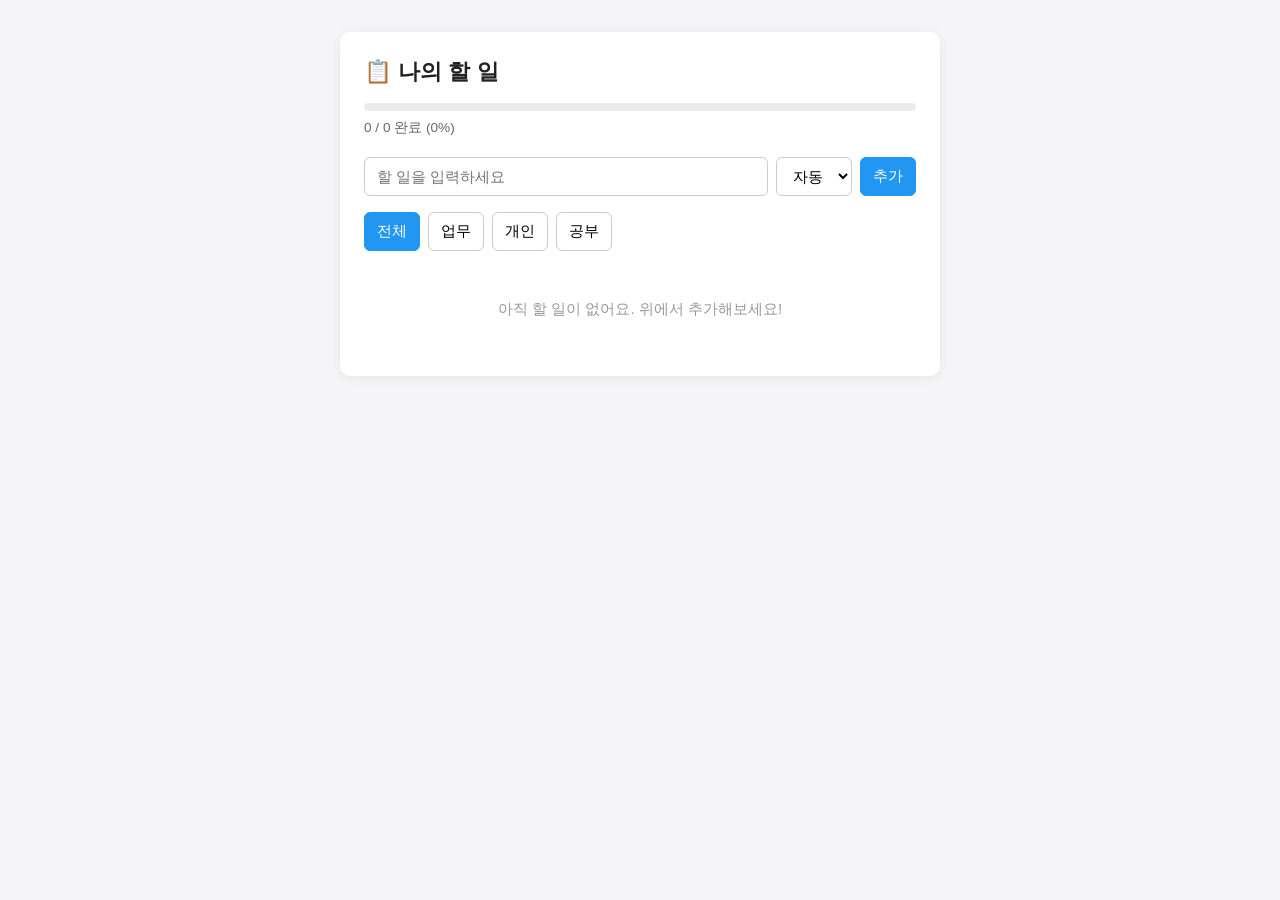
<file: index.html>
<!DOCTYPE html>
<html lang="ko">
<head>
    <meta charset="UTF-8">
    <meta name="viewport" content="width=device-width, initial-scale=1.0">
    <title>나의 할 일</title>
    <link rel="stylesheet" href="style.css">
</head>
<body>
    <div class="app">
        <header class="app-header">
            <h1>📋 나의 할 일</h1>
        </header>

        <section class="progress-section">
            <div class="progress-bar">
                <div class="progress-bar-fill" id="progress-bar-fill"></div>
            </div>
            <p class="progress-text" id="progress-text">0 / 0 완료 (0%)</p>
        </section>

        <section class="input-section">
            <input type="text" id="todo-input" placeholder="할 일을 입력하세요">
            <select id="category-select">
                <option value="auto">자동</option>
                <option value="work">업무</option>
                <option value="personal">개인</option>
                <option value="study">공부</option>
            </select>
            <button type="button" id="add-button">추가</button>
            <p class="auto-hint" id="auto-hint" hidden></p>
        </section>

        <section class="filter-section">
            <button type="button" class="filter-button" data-filter="all">전체</button>
            <button type="button" class="filter-button" data-filter="work">업무</button>
            <button type="button" class="filter-button" data-filter="personal">개인</button>
            <button type="button" class="filter-button" data-filter="study">공부</button>
        </section>

        <section class="list-section">
            <ul id="todo-list"></ul>
        </section>
    </div>

    <script src="app.js"></script>
</body>
</html>
</file>
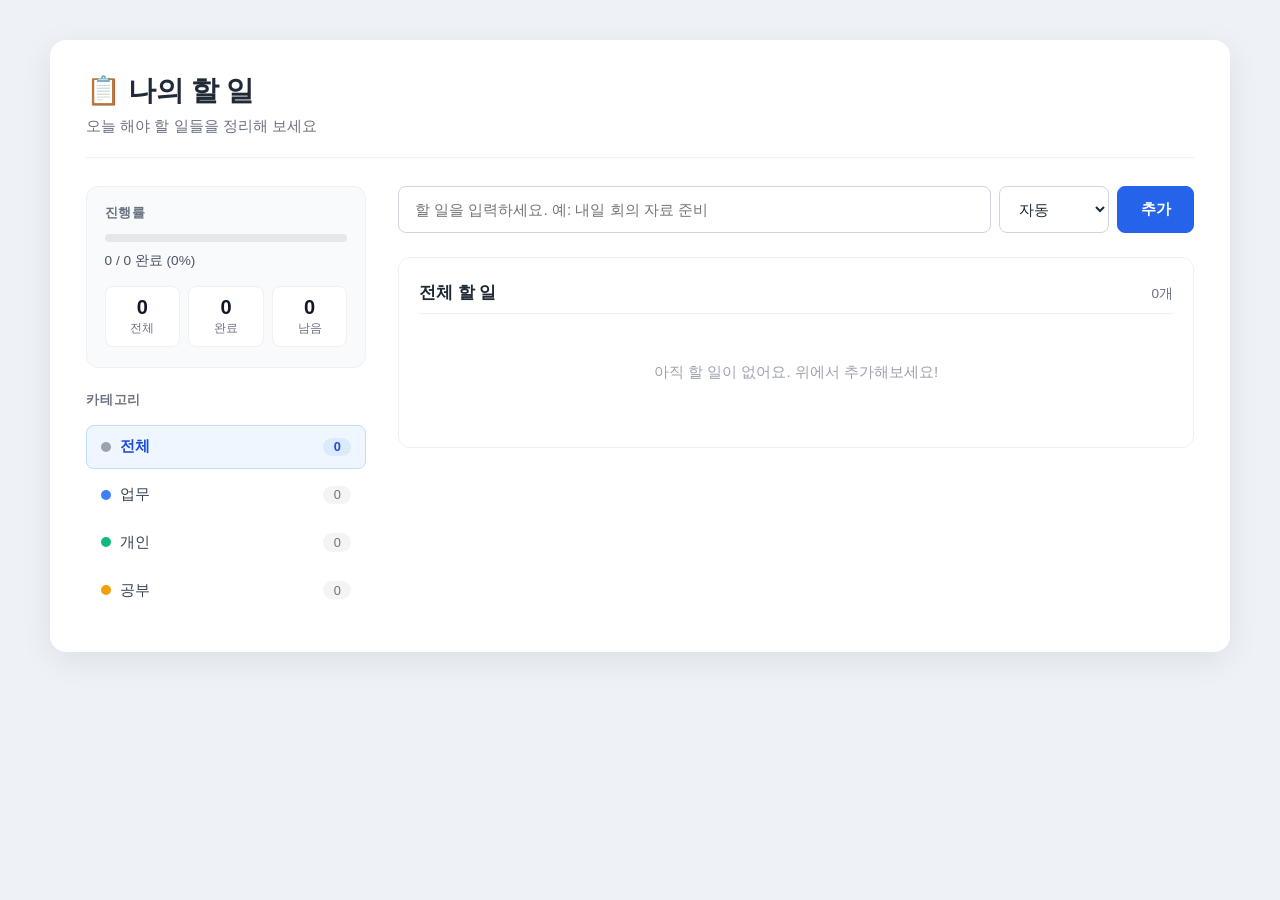
<file: web_version/index.html>
<!DOCTYPE html>
<html lang="ko">
<head>
    <meta charset="UTF-8">
    <meta name="viewport" content="width=device-width, initial-scale=1.0">
    <title>나의 할 일</title>
    <link rel="stylesheet" href="style.css">
</head>
<body>
    <div class="app">
        <header class="app-header">
            <h1>📋 나의 할 일</h1>
            <p class="app-subtitle">오늘 해야 할 일들을 정리해 보세요</p>
        </header>

        <div class="layout">
            <aside class="sidebar">
                <section class="progress-section">
                    <h2 class="section-title">진행률</h2>
                    <div class="progress-bar">
                        <div class="progress-bar-fill" id="progress-bar-fill"></div>
                    </div>
                    <p class="progress-text" id="progress-text">0 / 0 완료 (0%)</p>
                    <div class="stats">
                        <div class="stat">
                            <span class="stat-value" id="stat-total">0</span>
                            <span class="stat-label">전체</span>
                        </div>
                        <div class="stat">
                            <span class="stat-value" id="stat-done">0</span>
                            <span class="stat-label">완료</span>
                        </div>
                        <div class="stat">
                            <span class="stat-value" id="stat-remaining">0</span>
                            <span class="stat-label">남음</span>
                        </div>
                    </div>
                </section>

                <section class="filter-section">
                    <h2 class="section-title">카테고리</h2>
                    <button type="button" class="filter-button" data-filter="all">
                        <span class="filter-dot dot-all"></span>
                        <span class="filter-name">전체</span>
                        <span class="filter-count" id="count-all">0</span>
                    </button>
                    <button type="button" class="filter-button" data-filter="work">
                        <span class="filter-dot dot-work"></span>
                        <span class="filter-name">업무</span>
                        <span class="filter-count" id="count-work">0</span>
                    </button>
                    <button type="button" class="filter-button" data-filter="personal">
                        <span class="filter-dot dot-personal"></span>
                        <span class="filter-name">개인</span>
                        <span class="filter-count" id="count-personal">0</span>
                    </button>
                    <button type="button" class="filter-button" data-filter="study">
                        <span class="filter-dot dot-study"></span>
                        <span class="filter-name">공부</span>
                        <span class="filter-count" id="count-study">0</span>
                    </button>
                </section>
            </aside>

            <main class="main">
                <section class="input-section">
                    <input type="text" id="todo-input" placeholder="할 일을 입력하세요. 예: 내일 회의 자료 준비">
                    <select id="category-select">
                        <option value="auto">자동</option>
                        <option value="work">업무</option>
                        <option value="personal">개인</option>
                        <option value="study">공부</option>
                    </select>
                    <button type="button" id="add-button">추가</button>
                    <p class="auto-hint" id="auto-hint" hidden></p>
                </section>

                <section class="list-section">
                    <div class="list-header">
                        <h2 class="list-title" id="list-title">전체 할 일</h2>
                        <span class="list-meta" id="list-meta">0개</span>
                    </div>
                    <ul id="todo-list"></ul>
                </section>
            </main>
        </div>
    </div>

    <script src="app.js"></script>
</body>
</html>
</file>
<file: style.css>
/* ---------- 기본 ---------- */

* {
    box-sizing: border-box;
}

body {
    font-family: -apple-system, BlinkMacSystemFont, "Segoe UI", "Malgun Gothic", sans-serif;
    background: #f5f5f7;
    color: #222;
    margin: 0;
    padding: 2rem 1rem;
}

.app {
    max-width: 600px;
    margin: 0 auto;
    background: #fff;
    padding: 1.5rem;
    border-radius: 10px;
    box-shadow: 0 2px 12px rgba(0, 0, 0, 0.06);
}

.app-header h1 {
    margin: 0 0 1rem;
    font-size: 1.4rem;
}

/* ---------- 진행률 ---------- */

.progress-section {
    margin-bottom: 1.25rem;
}

.progress-bar {
    background: #ececec;
    border-radius: 4px;
    height: 8px;
    overflow: hidden;
}

.progress-bar-fill {
    background: #4caf50;
    height: 100%;
    width: 0%;
    transition: width 0.2s ease;
}

.progress-text {
    margin: 0.5rem 0 0;
    font-size: 0.85rem;
    color: #666;
}

/* ---------- 입력 / 필터 / 공통 폼 ---------- */

input[type="text"],
select,
button {
    padding: 0.5rem 0.75rem;
    font-size: 0.95rem;
    border: 1px solid #ccc;
    border-radius: 6px;
    background: #fff;
    font-family: inherit;
}

button {
    cursor: pointer;
    transition: background 0.15s ease, border-color 0.15s ease, color 0.15s ease;
}

button:hover {
    background: #f0f0f0;
}

.input-section {
    display: flex;
    gap: 0.5rem;
    margin-bottom: 1rem;
    flex-wrap: wrap;
}

.input-section input[type="text"] {
    flex: 1;
    min-width: 0;
}

.auto-hint {
    flex: 1 1 100%;
    margin: 0;
    font-size: 0.8rem;
    color: #2196f3;
}

#add-button {
    background: #2196f3;
    color: #fff;
    border-color: #2196f3;
}

#add-button:hover {
    background: #1976d2;
    border-color: #1976d2;
}

.filter-section {
    display: flex;
    gap: 0.5rem;
    margin-bottom: 1rem;
    flex-wrap: wrap;
}

.filter-button.active {
    background: #2196f3;
    border-color: #2196f3;
    color: #fff;
}

.filter-button.active:hover {
    background: #1976d2;
    border-color: #1976d2;
}

/* ---------- 할 일 목록 ---------- */

#todo-list {
    list-style: none;
    padding: 0;
    margin: 0;
}

.todo-item {
    display: flex;
    align-items: center;
    gap: 0.5rem;
    padding: 0.6rem 0.25rem;
    border-bottom: 1px solid #eee;
}

.todo-item:last-child {
    border-bottom: none;
}

.category-label {
    padding: 0.15rem 0.5rem;
    border-radius: 4px;
    font-size: 0.75rem;
    white-space: nowrap;
}

.category-work {
    background: #e3f2fd;
    color: #1565c0;
}

.category-personal {
    background: #e8f5e9;
    color: #2e7d32;
}

.category-study {
    background: #fff3e0;
    color: #e65100;
}

.todo-text {
    flex: 1;
    word-break: break-word;
    min-width: 0;
}

.todo-text.completed {
    text-decoration: line-through;
    color: #aaa;
}

.delete-button:hover {
    background: #ffebee;
    border-color: #f44336;
    color: #f44336;
}

.edit-button:hover {
    background: #e3f2fd;
    border-color: #2196f3;
    color: #1976d2;
}

/* ---------- 인라인 편집 ---------- */

.todo-item.editing {
    gap: 0.4rem;
    flex-wrap: wrap;
}

.edit-input {
    flex: 1;
    min-width: 0;
}

/* ---------- 빈 상태 ---------- */

.empty-state {
    text-align: center;
    color: #999;
    padding: 2rem 1rem;
    font-size: 0.95rem;
    border-bottom: none;
}

/* ---------- 반응형 (≤ 480px) ---------- */

@media (max-width: 480px) {
    body {
        padding: 1rem 0.5rem;
    }

    .app {
        padding: 1rem;
        border-radius: 8px;
    }

    .app-header h1 {
        font-size: 1.2rem;
    }

    .input-section input[type="text"] {
        flex: 1 1 100%;
    }

    .input-section select,
    .input-section #add-button {
        flex: 1;
    }

    .filter-button {
        flex: 1 1 calc(50% - 0.25rem);
        text-align: center;
    }

    .todo-item {
        flex-wrap: wrap;
    }

    .todo-text {
        flex: 1 1 100%;
        order: 10;
    }
}
</file>
<file: web_version/style.css>
/* ---------- 기본 ---------- */

* {
    box-sizing: border-box;
}

body {
    font-family: -apple-system, BlinkMacSystemFont, "Segoe UI", "Malgun Gothic", sans-serif;
    background: #eef1f6;
    color: #1f2937;
    margin: 0;
    padding: 2.5rem 2rem;
    min-height: 100vh;
}

.app {
    max-width: 1180px;
    margin: 0 auto;
    background: #fff;
    padding: 2rem 2.25rem 2.5rem;
    border-radius: 16px;
    box-shadow: 0 8px 32px rgba(15, 23, 42, 0.08);
}

.app-header {
    border-bottom: 1px solid #eef0f4;
    padding-bottom: 1.25rem;
    margin-bottom: 1.75rem;
}

.app-header h1 {
    margin: 0;
    font-size: 1.75rem;
    font-weight: 700;
    letter-spacing: -0.01em;
}

.app-subtitle {
    margin: 0.4rem 0 0;
    color: #6b7280;
    font-size: 0.95rem;
}

.layout {
    display: grid;
    grid-template-columns: 280px 1fr;
    gap: 2rem;
    align-items: start;
}

.sidebar {
    display: flex;
    flex-direction: column;
    gap: 1.5rem;
    position: sticky;
    top: 2rem;
}

.section-title {
    font-size: 0.8rem;
    font-weight: 600;
    text-transform: uppercase;
    letter-spacing: 0.06em;
    color: #6b7280;
    margin: 0 0 0.75rem;
}

.progress-section {
    background: #f8fafc;
    border: 1px solid #eef0f4;
    border-radius: 12px;
    padding: 1.1rem 1.1rem 1.25rem;
}

.progress-bar {
    background: #e5e7eb;
    border-radius: 999px;
    height: 8px;
    overflow: hidden;
}

.progress-bar-fill {
    background: linear-gradient(90deg, #3b82f6, #2563eb);
    height: 100%;
    width: 0%;
    transition: width 0.3s ease;
}

.progress-text {
    margin: 0.6rem 0 0;
    font-size: 0.85rem;
    color: #4b5563;
}

.stats {
    display: grid;
    grid-template-columns: repeat(3, 1fr);
    gap: 0.5rem;
    margin-top: 1rem;
}

.stat {
    display: flex;
    flex-direction: column;
    align-items: center;
    background: #fff;
    border: 1px solid #eef0f4;
    border-radius: 8px;
    padding: 0.6rem 0.25rem;
}

.stat-value {
    font-size: 1.25rem;
    font-weight: 700;
    color: #111827;
    line-height: 1.1;
}

.stat-label {
    font-size: 0.72rem;
    color: #6b7280;
    margin-top: 0.2rem;
}

.filter-section {
    display: flex;
    flex-direction: column;
    gap: 0.25rem;
}

.filter-button {
    display: flex;
    align-items: center;
    gap: 0.6rem;
    width: 100%;
    text-align: left;
    padding: 0.65rem 0.85rem;
    border: 1px solid transparent;
    background: transparent;
    border-radius: 8px;
    font-size: 0.95rem;
    color: #374151;
    cursor: pointer;
    transition: background 0.15s, color 0.15s, border-color 0.15s;
}

.filter-button:hover {
    background: #f3f4f6;
}

.filter-button.active {
    background: #eff6ff;
    color: #1d4ed8;
    border-color: #bfdbfe;
    font-weight: 600;
}

.filter-dot {
    width: 10px;
    height: 10px;
    border-radius: 50%;
    flex-shrink: 0;
}

.dot-all { background: #9ca3af; }
.dot-work { background: #3b82f6; }
.dot-personal { background: #10b981; }
.dot-study { background: #f59e0b; }

.filter-name {
    flex: 1;
}

.filter-count {
    font-size: 0.8rem;
    color: #6b7280;
    background: #f3f4f6;
    padding: 0.1rem 0.55rem;
    border-radius: 999px;
    min-width: 28px;
    text-align: center;
}

.filter-button.active .filter-count {
    background: #dbeafe;
    color: #1d4ed8;
}

.main {
    min-width: 0;
}

input[type="text"],
select,
button {
    padding: 0.65rem 0.9rem;
    font-size: 0.95rem;
    border: 1px solid #d1d5db;
    border-radius: 8px;
    background: #fff;
    font-family: inherit;
    color: #1f2937;
}

input[type="text"]:focus,
select:focus {
    outline: none;
    border-color: #3b82f6;
    box-shadow: 0 0 0 3px rgba(59, 130, 246, 0.15);
}

button {
    cursor: pointer;
    transition: background 0.15s ease, border-color 0.15s ease, color 0.15s ease, transform 0.05s ease;
}

button:hover {
    background: #f9fafb;
}

button:active {
    transform: translateY(1px);
}

.input-section {
    display: flex;
    gap: 0.5rem;
    flex-wrap: wrap;
    margin-bottom: 1.5rem;
}

.input-section input[type="text"] {
    flex: 1;
    min-width: 260px;
    padding: 0.75rem 1rem;
}

.input-section select {
    min-width: 110px;
}

#add-button {
    background: #2563eb;
    color: #fff;
    border-color: #2563eb;
    padding: 0.75rem 1.4rem;
    font-weight: 600;
}

#add-button:hover {
    background: #1d4ed8;
    border-color: #1d4ed8;
}

.auto-hint {
    flex: 1 1 100%;
    margin: 0;
    font-size: 0.85rem;
    color: #2563eb;
}

.list-section {
    background: #fff;
    border: 1px solid #eef0f4;
    border-radius: 12px;
    padding: 0.5rem 1.25rem 1rem;
}

.list-header {
    display: flex;
    align-items: baseline;
    justify-content: space-between;
    padding: 0.9rem 0 0.6rem;
    border-bottom: 1px solid #eef0f4;
}

.list-title {
    margin: 0;
    font-size: 1.05rem;
    font-weight: 600;
}

.list-meta {
    font-size: 0.85rem;
    color: #6b7280;
}

#todo-list {
    list-style: none;
    padding: 0;
    margin: 0;
}

.todo-item {
    display: flex;
    align-items: center;
    gap: 0.75rem;
    padding: 0.85rem 0.25rem;
    border-bottom: 1px solid #f3f4f6;
    transition: background 0.15s;
}

.todo-item:last-child {
    border-bottom: none;
}

.todo-item:hover {
    background: #fafbfc;
}

.todo-item input[type="checkbox"] {
    width: 18px;
    height: 18px;
    cursor: pointer;
    accent-color: #2563eb;
    flex-shrink: 0;
}

.category-label {
    padding: 0.2rem 0.6rem;
    border-radius: 6px;
    font-size: 0.75rem;
    font-weight: 600;
    white-space: nowrap;
    flex-shrink: 0;
}

.category-work {
    background: #dbeafe;
    color: #1e40af;
}

.category-personal {
    background: #d1fae5;
    color: #065f46;
}

.category-study {
    background: #fef3c7;
    color: #92400e;
}

.todo-text {
    flex: 1;
    word-break: break-word;
    min-width: 0;
    font-size: 0.98rem;
}

.todo-text.completed {
    text-decoration: line-through;
    color: #9ca3af;
}

.edit-button,
.delete-button {
    padding: 0.4rem 0.8rem;
    font-size: 0.85rem;
}

.edit-button:hover {
    background: #eff6ff;
    border-color: #3b82f6;
    color: #1d4ed8;
}

.delete-button:hover {
    background: #fef2f2;
    border-color: #ef4444;
    color: #dc2626;
}

.todo-item.editing {
    gap: 0.5rem;
    flex-wrap: wrap;
    background: #f9fafb;
}

.edit-input {
    flex: 1;
    min-width: 0;
}

.empty-state {
    text-align: center;
    color: #9ca3af;
    padding: 3rem 1rem;
    font-size: 0.95rem;
    border-bottom: none !important;
}

.empty-state:hover {
    background: transparent !important;
}

@media (max-width: 900px) {
    body {
        padding: 1.5rem 1rem;
    }

    .app {
        padding: 1.5rem;
    }

    .layout {
        grid-template-columns: 1fr;
        gap: 1.5rem;
    }

    .sidebar {
        position: static;
        flex-direction: row;
        flex-wrap: wrap;
        gap: 1rem;
    }

    .progress-section {
        flex: 1 1 280px;
    }

    .filter-section {
        flex: 1 1 280px;
        flex-direction: row;
        flex-wrap: wrap;
    }

    .filter-button {
        flex: 1 1 calc(50% - 0.25rem);
    }
}

@media (max-width: 480px) {
    body {
        padding: 1rem 0.5rem;
    }

    .app {
        padding: 1rem;
        border-radius: 12px;
    }

    .app-header h1 {
        font-size: 1.35rem;
    }

    .input-section input[type="text"] {
        flex: 1 1 100%;
        min-width: 0;
    }

    .input-section select,
    .input-section #add-button {
        flex: 1;
    }

    .filter-button {
        flex: 1 1 100%;
    }

    .todo-item {
        flex-wrap: wrap;
    }

    .todo-text {
        flex: 1 1 100%;
        order: 10;
    }
}
</file>
